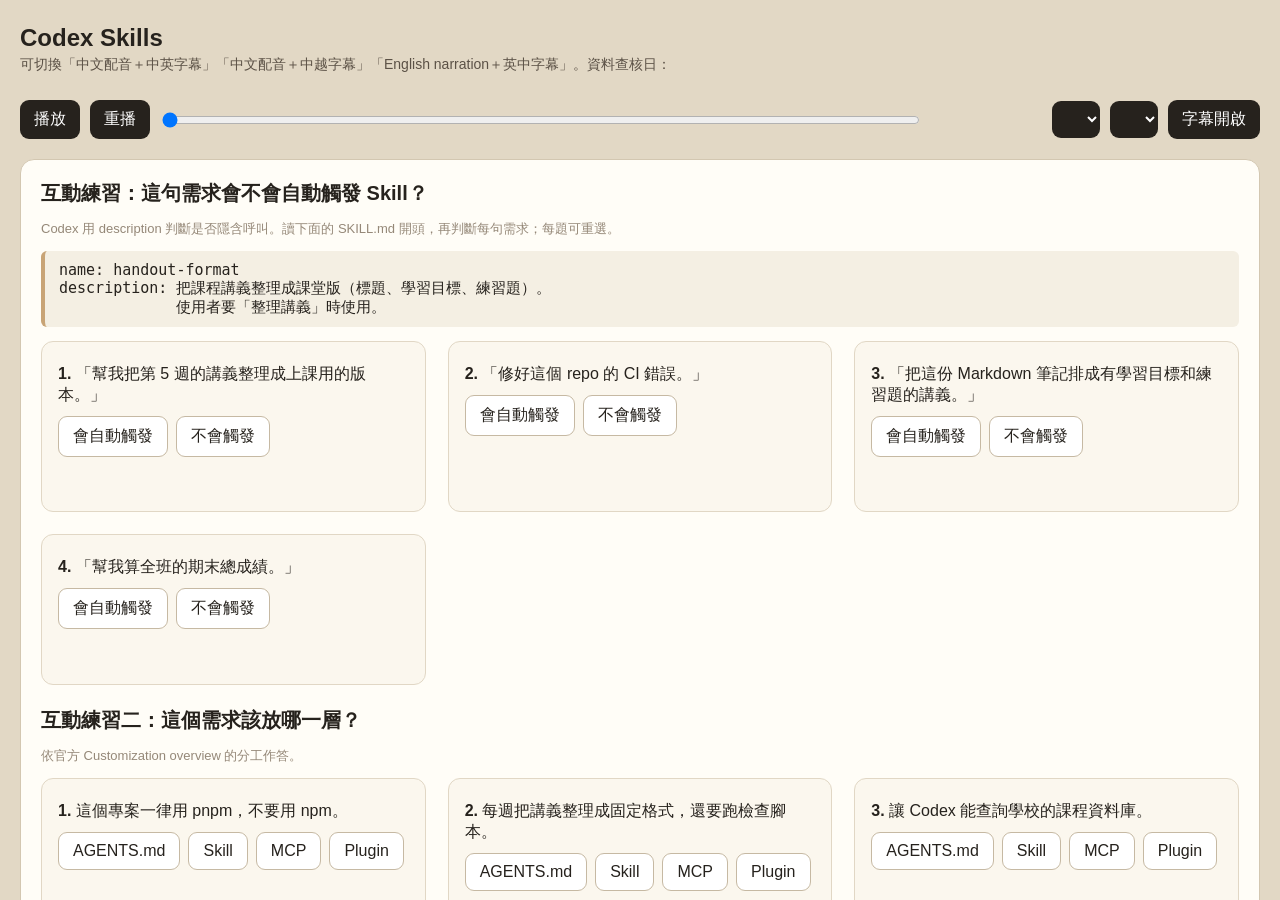
<file: index.html>
<!doctype html><meta charset="utf-8"><meta name="viewport" content="width=device-width,initial-scale=1">
<meta http-equiv="refresh" content="0; url=player/index.html?project=../ep/project.json"><title>Codex Skills</title>
<p><a href="player/index.html?project=../ep/project.json">開啟 Codex Skills 互動教學</a></p>
</file>
